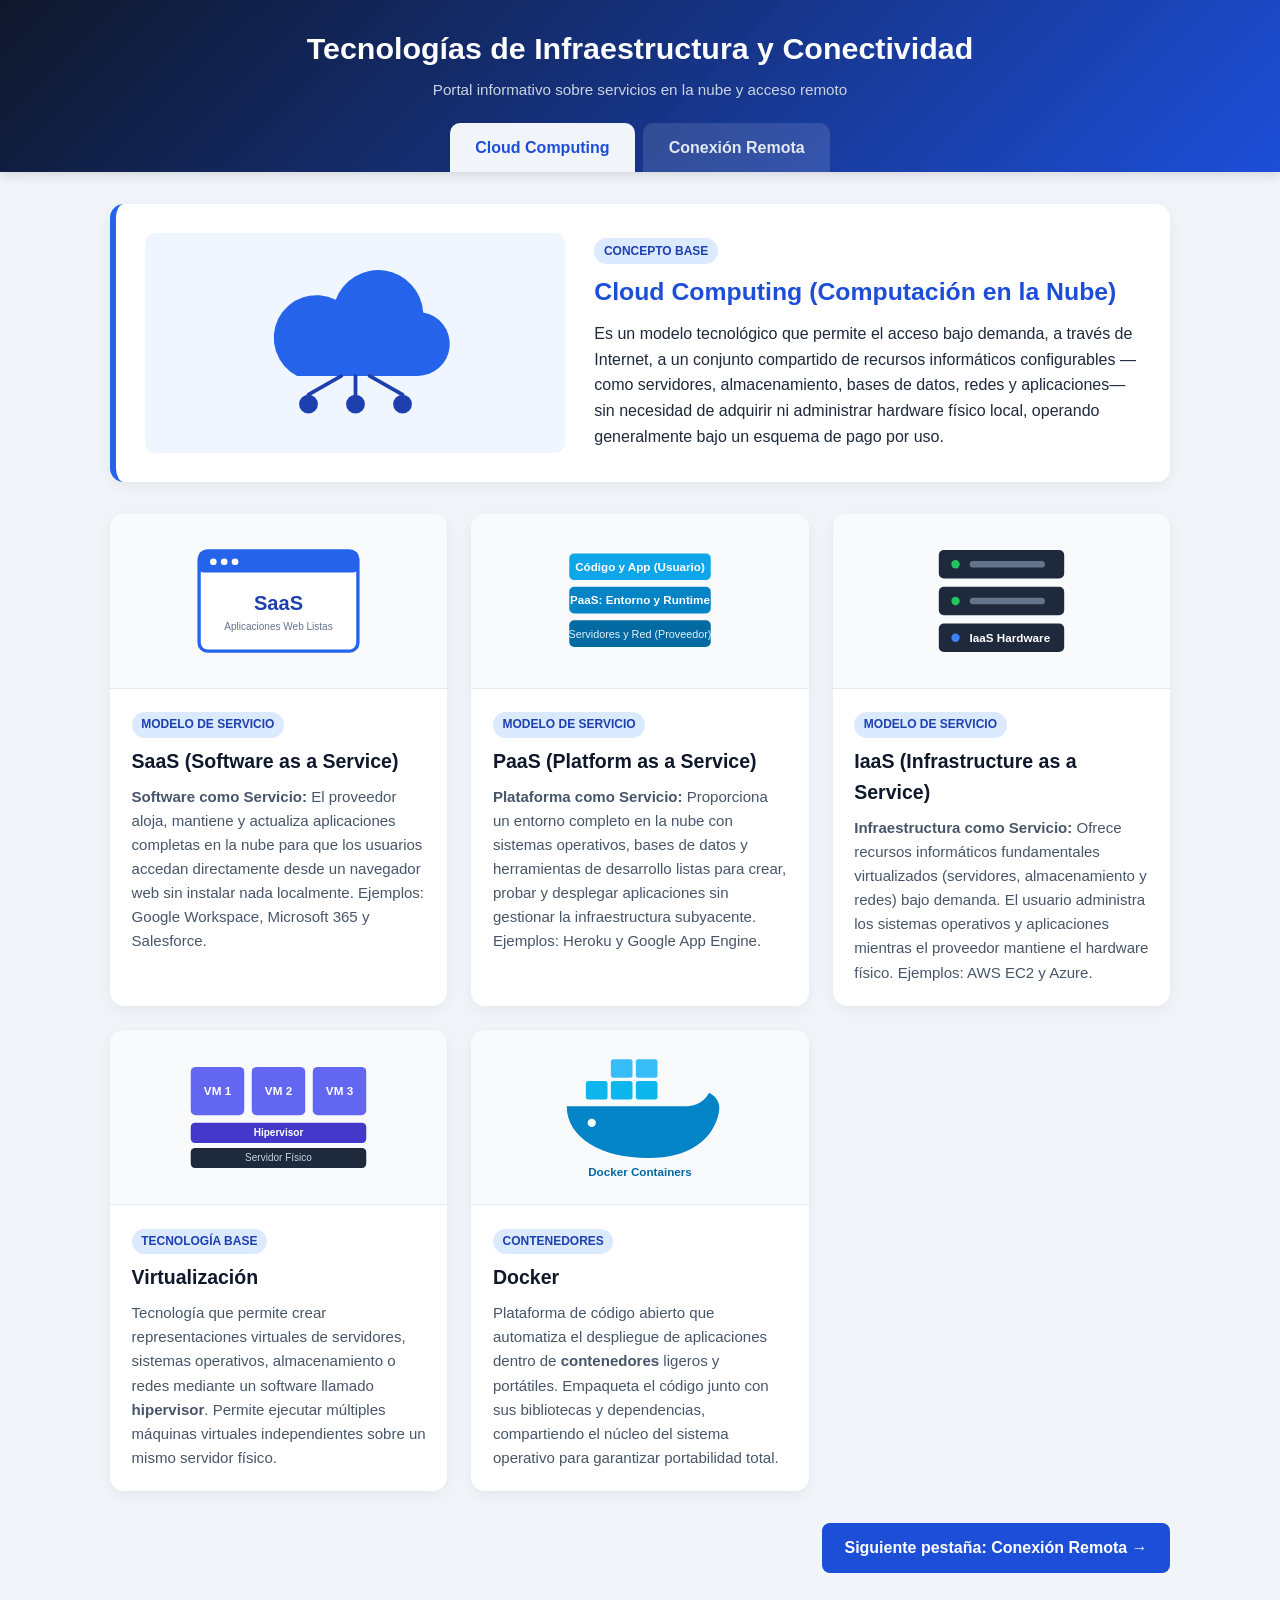
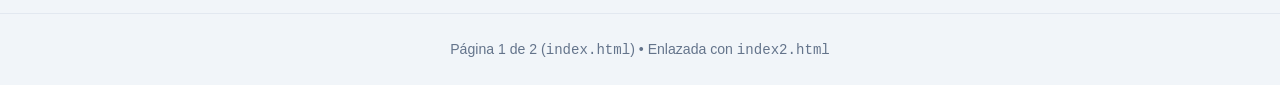
<file: inde.html>
<!DOCTYPE html>
<html lang="es">
<head>
  <meta charset="UTF-8" />
  <meta name="viewport" content="width=device-width, initial-scale=1.0" />
  <title>Cloud Computing | Arquitectura en la Nube</title>
  <style>
    * {
      box-sizing: border-box;
      margin: 0;
      padding: 0;
    }
    body {
      font-family: 'Segoe UI', Tahoma, Geneva, Verdana, sans-serif;
      background-color: #f1f5f9;
      color: #1e293b;
      line-height: 1.6;
    }
    header {
      background: linear-gradient(135deg, #0f172a, #1d4ed8);
      color: #ffffff;
      padding: 1.5rem 1rem 0;
      text-align: center;
      box-shadow: 0 4px 12px rgba(0, 0, 0, 0.12);
    }
    header h1 {
      font-size: 1.9rem;
      margin-bottom: 0.35rem;
    }
    header p {
      color: #cbd5e1;
      font-size: 0.95rem;
      margin-bottom: 1.25rem;
    }
    nav.menu {
      display: flex;
      justify-content: center;
      gap: 0.5rem;
      max-width: 900px;
      margin: 0 auto;
    }
    nav.menu a {
      text-decoration: none;
      color: #e2e8f0;
      background-color: rgba(255, 255, 255, 0.12);
      padding: 0.75rem 1.6rem;
      border-radius: 10px 10px 0 0;
      font-weight: 600;
      transition: background-color 0.25s, color 0.25s;
    }
    nav.menu a:hover {
      background-color: rgba(255, 255, 255, 0.25);
      color: #ffffff;
    }
    nav.menu a.activo {
      background-color: #f1f5f9;
      color: #1d4ed8;
    }
    main {
      max-width: 1100px;
      margin: 2rem auto;
      padding: 0 1.25rem;
    }
    .destacado {
      background: #ffffff;
      border-radius: 14px;
      padding: 1.8rem;
      margin-bottom: 2rem;
      display: grid;
      grid-template-columns: 1fr 1.3fr;
      gap: 1.8rem;
      align-items: center;
      box-shadow: 0 4px 15px rgba(15, 23, 42, 0.06);
      border-left: 6px solid #2563eb;
    }
    .destacado img {
      width: 100%;
      max-height: 220px;
      object-fit: contain;
      border-radius: 10px;
      background: #eff6ff;
      padding: 1rem;
    }
    .destacado h2 {
      color: #1d4ed8;
      margin-bottom: 0.6rem;
      font-size: 1.55rem;
    }
    .grid-cards {
      display: grid;
      grid-template-columns: repeat(auto-fit, minmax(300px, 1fr));
      gap: 1.5rem;
    }
    .card {
      background: #ffffff;
      border-radius: 14px;
      overflow: hidden;
      box-shadow: 0 4px 15px rgba(15, 23, 42, 0.06);
      display: flex;
      flex-direction: column;
      transition: transform 0.2s ease;
    }
    .card:hover {
      transform: translateY(-4px);
    }
    .card img {
      width: 100%;
      height: 175px;
      object-fit: contain;
      background-color: #f8fafc;
      padding: 1rem;
      border-bottom: 1px solid #e2e8f0;
    }
    .card-body {
      padding: 1.35rem;
    }
    .badge {
      display: inline-block;
      background: #dbeafe;
      color: #1e40af;
      font-size: 0.75rem;
      font-weight: 700;
      padding: 0.2rem 0.6rem;
      border-radius: 999px;
      margin-bottom: 0.5rem;
      text-transform: uppercase;
    }
    .card h3 {
      font-size: 1.22rem;
      color: #0f172a;
      margin-bottom: 0.5rem;
    }
    .card p {
      font-size: 0.94rem;
      color: #475569;
    }
    .nav-footer {
      text-align: right;
      margin-top: 2rem;
    }
    .btn-link {
      display: inline-block;
      background-color: #1d4ed8;
      color: #ffffff;
      text-decoration: none;
      padding: 0.75rem 1.4rem;
      border-radius: 8px;
      font-weight: 600;
    }
    .btn-link:hover {
      background-color: #1e40af;
    }
    footer {
      text-align: center;
      padding: 1.5rem;
      margin-top: 2.5rem;
      color: #64748b;
      font-size: 0.88rem;
      border-top: 1px solid #e2e8f0;
    }
    @media (max-width: 768px) {
      .destacado {
        grid-template-columns: 1fr;
      }
    }
  </style>
</head>
<body>

  <header>
    <h1>Tecnologías de Infraestructura y Conectividad</h1>
    <p>Portal informativo sobre servicios en la nube y acceso remoto</p>
    <nav class="menu">
      <a href="index.html" class="activo">Cloud Computing</a>
      <a href="index2.html">Conexión Remota</a>
    </nav>
  </header>

  <main>
    <!-- Concepto Principal: Cloud Computing -->
    <section class="destacado">
      <img
        alt="Ilustración de Cloud Computing"
        src='data:image/svg+xml;utf8,<svg xmlns="http://www.w3.org/2000/svg" viewBox="0 0 320 200"><rect width="320" height="200" rx="16" fill="%23eff6ff"/><path d="M98 135h128a34 34 0 0 0 6-67.5A48 48 0 0 0 139 54a40 40 0 0 0-41 81z" fill="%232563eb"/><circle cx="110" cy="165" r="10" fill="%231e40af"/><circle cx="160" cy="165" r="10" fill="%231e40af"/><circle cx="210" cy="165" r="10" fill="%231e40af"/><path d="M160 135v20M110 155l35-20M210 155l-35-20" stroke="%231e40af" stroke-width="4" stroke-linecap="round"/></svg>'
      />
      <div>
        <span class="badge">Concepto Base</span>
        <h2>Cloud Computing (Computación en la Nube)</h2>
        <p>
          Es un modelo tecnológico que permite el acceso bajo demanda, a través de Internet, a un conjunto compartido de recursos informáticos configurables —como servidores, almacenamiento, bases de datos, redes y aplicaciones— sin necesidad de adquirir ni administrar hardware físico local, operando generalmente bajo un esquema de pago por uso.
        </p>
      </div>
    </section>

    <!-- Tarjetas: SaaS, PaaS, IaaS, Virtualización y Docker -->
    <section class="grid-cards">
      <!-- SaaS -->
      <article class="card">
        <img
          alt="Ilustración de SaaS"
          src='data:image/svg+xml;utf8,<svg xmlns="http://www.w3.org/2000/svg" viewBox="0 0 300 170"><rect width="300" height="170" fill="%23f8fafc"/><rect x="55" y="25" width="190" height="120" rx="10" fill="%23ffffff" stroke="%232563eb" stroke-width="4"/><rect x="55" y="25" width="190" height="26" rx="6" fill="%232563eb"/><circle cx="72" cy="38" r="4" fill="%23ffffff"/><circle cx="85" cy="38" r="4" fill="%23ffffff"/><circle cx="98" cy="38" r="4" fill="%23ffffff"/><text x="150" y="96" font-family="Arial" font-size="24" font-weight="bold" fill="%231e40af" text-anchor="middle">SaaS</text><text x="150" y="120" font-family="Arial" font-size="12" fill="%2364748b" text-anchor="middle">Aplicaciones Web Listas</text></svg>'
        />
        <div class="card-body">
          <span class="badge">Modelo de Servicio</span>
          <h3>SaaS (Software as a Service)</h3>
          <p>
            <strong>Software como Servicio:</strong> El proveedor aloja, mantiene y actualiza aplicaciones completas en la nube para que los usuarios accedan directamente desde un navegador web sin instalar nada localmente. Ejemplos: Google Workspace, Microsoft 365 y Salesforce.
          </p>
        </div>
      </article>

      <!-- PaaS -->
      <article class="card">
        <img
          alt="Ilustración de PaaS"
          src='data:image/svg+xml;utf8,<svg xmlns="http://www.w3.org/2000/svg" viewBox="0 0 300 170"><rect width="300" height="170" fill="%23f8fafc"/><rect x="65" y="28" width="170" height="32" rx="6" fill="%230ea5e9"/><rect x="65" y="68" width="170" height="32" rx="6" fill="%230284c7"/><rect x="65" y="108" width="170" height="32" rx="6" fill="%230369a1"/><text x="150" y="49" font-family="Arial" font-size="14" font-weight="bold" fill="%23ffffff" text-anchor="middle">Código y App (Usuario)</text><text x="150" y="89" font-family="Arial" font-size="14" font-weight="bold" fill="%23ffffff" text-anchor="middle">PaaS: Entorno y Runtime</text><text x="150" y="129" font-family="Arial" font-size="13" fill="%23e0f2fe" text-anchor="middle">Servidores y Red (Proveedor)</text></svg>'
        />
        <div class="card-body">
          <span class="badge">Modelo de Servicio</span>
          <h3>PaaS (Platform as a Service)</h3>
          <p>
            <strong>Plataforma como Servicio:</strong> Proporciona un entorno completo en la nube con sistemas operativos, bases de datos y herramientas de desarrollo listas para crear, probar y desplegar aplicaciones sin gestionar la infraestructura subyacente. Ejemplos: Heroku y Google App Engine.
          </p>
        </div>
      </article>

      <!-- IaaS -->
      <article class="card">
        <img
          alt="Ilustración de IaaS"
          src='data:image/svg+xml;utf8,<svg xmlns="http://www.w3.org/2000/svg" viewBox="0 0 300 170"><rect width="300" height="170" fill="%23f8fafc"/><rect x="75" y="24" width="150" height="34" rx="6" fill="%231e293b"/><circle cx="95" cy="41" r="5" fill="%2322c55e"/><rect x="112" y="37" width="90" height="8" rx="4" fill="%2364748b"/><rect x="75" y="68" width="150" height="34" rx="6" fill="%231e293b"/><circle cx="95" cy="85" r="5" fill="%2322c55e"/><rect x="112" y="81" width="90" height="8" rx="4" fill="%2364748b"/><rect x="75" y="112" width="150" height="34" rx="6" fill="%231e293b"/><circle cx="95" cy="129" r="5" fill="%233b82f6"/><text x="160" y="134" font-family="Arial" font-size="14" font-weight="bold" fill="%23ffffff" text-anchor="middle">IaaS Hardware</text></svg>'
        />
        <div class="card-body">
          <span class="badge">Modelo de Servicio</span>
          <h3>IaaS (Infrastructure as a Service)</h3>
          <p>
            <strong>Infraestructura como Servicio:</strong> Ofrece recursos informáticos fundamentales virtualizados (servidores, almacenamiento y redes) bajo demanda. El usuario administra los sistemas operativos y aplicaciones mientras el proveedor mantiene el hardware físico. Ejemplos: AWS EC2 y Azure.
          </p>
        </div>
      </article>

      <!-- Virtualización -->
      <article class="card">
        <img
          alt="Ilustración de Virtualización"
          src='data:image/svg+xml;utf8,<svg xmlns="http://www.w3.org/2000/svg" viewBox="0 0 300 170"><rect width="300" height="170" fill="%23f8fafc"/><rect x="45" y="25" width="64" height="58" rx="6" fill="%236366f1"/><text x="77" y="59" font-family="Arial" font-size="14" font-weight="bold" fill="%23ffffff" text-anchor="middle">VM 1</text><rect x="118" y="25" width="64" height="58" rx="6" fill="%236366f1"/><text x="150" y="59" font-family="Arial" font-size="14" font-weight="bold" fill="%23ffffff" text-anchor="middle">VM 2</text><rect x="191" y="25" width="64" height="58" rx="6" fill="%236366f1"/><text x="223" y="59" font-family="Arial" font-size="14" font-weight="bold" fill="%23ffffff" text-anchor="middle">VM 3</text><rect x="45" y="92" width="210" height="24" rx="5" fill="%234338ca"/><text x="150" y="108" font-family="Arial" font-size="12" font-weight="bold" fill="%23ffffff" text-anchor="middle">Hipervisor</text><rect x="45" y="122" width="210" height="24" rx="5" fill="%231e293b"/><text x="150" y="138" font-family="Arial" font-size="12" fill="%23cbd5e1" text-anchor="middle">Servidor Físico</text></svg>'
        />
        <div class="card-body">
          <span class="badge">Tecnología Base</span>
          <h3>Virtualización</h3>
          <p>
            Tecnología que permite crear representaciones virtuales de servidores, sistemas operativos, almacenamiento o redes mediante un software llamado <strong>hipervisor</strong>. Permite ejecutar múltiples máquinas virtuales independientes sobre un mismo servidor físico.
          </p>
        </div>
      </article>

      <!-- Docker -->
      <article class="card">
        <img
          alt="Ilustración de Docker y Contenedores"
          src='data:image/svg+xml;utf8,<svg xmlns="http://www.w3.org/2000/svg" viewBox="0 0 300 170"><rect width="300" height="170" fill="%23f8fafc"/><rect x="85" y="42" width="26" height="22" rx="3" fill="%230db7ed"/><rect x="115" y="42" width="26" height="22" rx="3" fill="%230db7ed"/><rect x="145" y="42" width="26" height="22" rx="3" fill="%230db7ed"/><rect x="115" y="16" width="26" height="22" rx="3" fill="%2338bdf8"/><rect x="145" y="16" width="26" height="22" rx="3" fill="%2338bdf8"/><path d="M62 72h145c12 0 22-8 26-16 8 4 14 12 12 22-6 34-36 56-85 56-56 0-98-24-98-62z" fill="%230284c7"/><circle cx="92" cy="92" r="5" fill="%23ffffff"/><text x="150" y="156" font-family="Arial" font-size="14" font-weight="bold" fill="%230369a1" text-anchor="middle">Docker Containers</text></svg>'
        />
        <div class="card-body">
          <span class="badge">Contenedores</span>
          <h3>Docker</h3>
          <p>
            Plataforma de código abierto que automatiza el despliegue de aplicaciones dentro de <strong>contenedores</strong> ligeros y portátiles. Empaqueta el código junto con sus bibliotecas y dependencias, compartiendo el núcleo del sistema operativo para garantizar portabilidad total.
          </p>
        </div>
      </article>
    </section>

    <div class="nav-footer">
      <a href="index2.html" class="btn-link">Siguiente pestaña: Conexión Remota →</a>
    </div>
  </main>

  <footer>
    Página 1 de 2 (<code>index.html</code>) • Enlazada con <code>index2.html</code>
  </footer>

</body>
</html>
</file>
